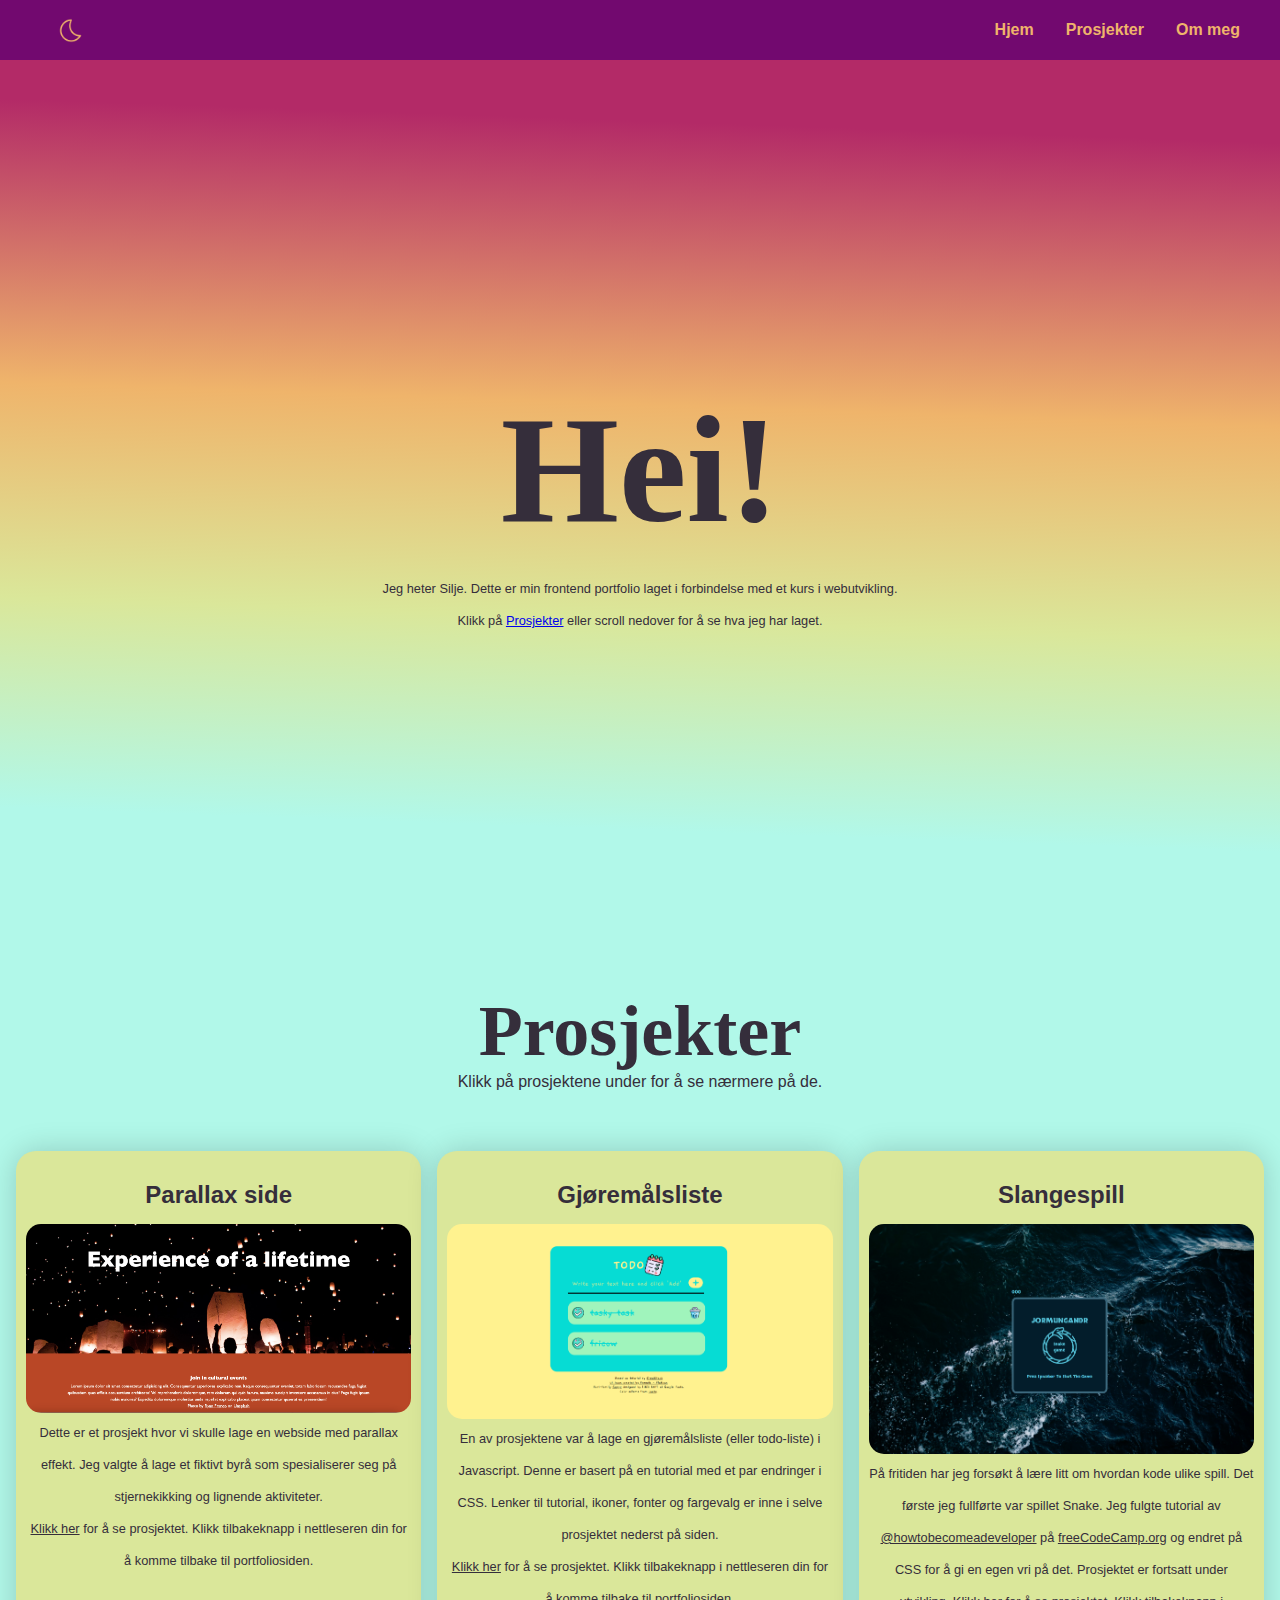
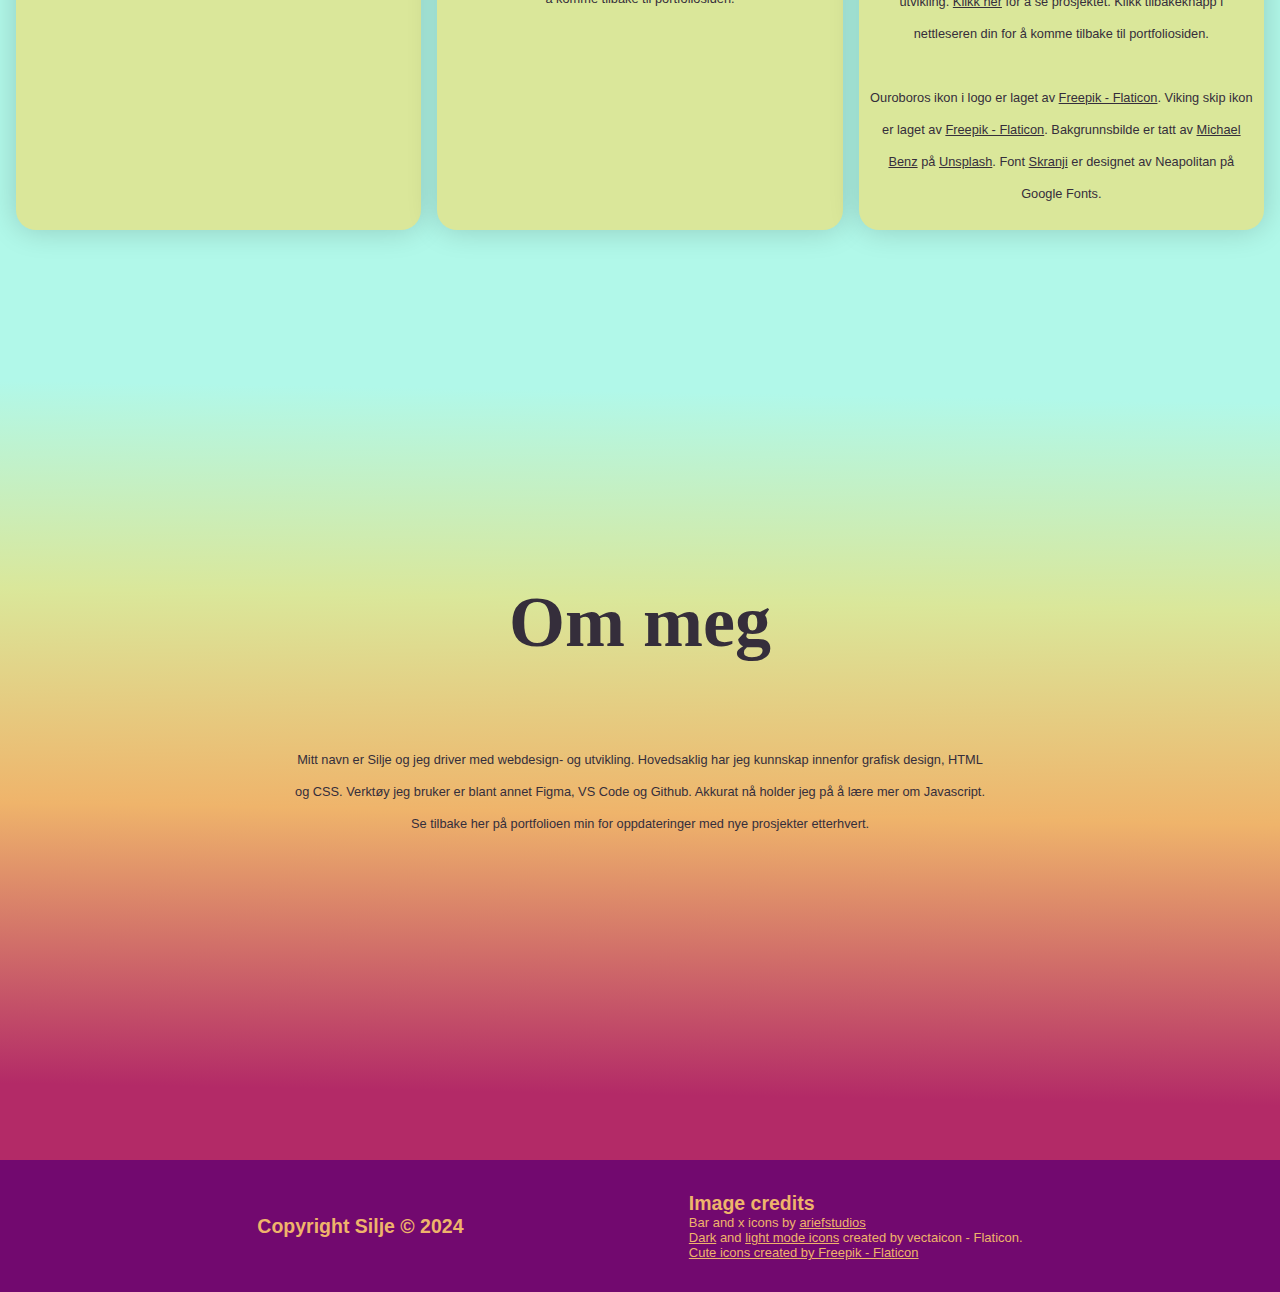
<file: index.html>
<!DOCTYPE html>
<html lang="en">
<head>
    <meta charset="UTF-8">
    <meta name="viewport" content="width=device-width, initial-scale=1.0">
    <title>Portfolio frontend- Silje</title>
    <link rel="stylesheet" href="styles.css">
    <link rel="stylesheet" href="colors.css">
    <script src="script.js" defer></script>
</head>
<body class="light">
    <div>
    <header class="headerlight">
        <div class="navbar">
            <!-- <div class="logo"><a href="#">Portfolio</a></div> -->
            <button id="toggleButton" class="buttonlight">
                <!--- <img id="buttonImage" src="images/night-mode.png" alt="button-png" /> -->
             </button>
            <ul class="links">
                <li><a href="#hero">Hjem</a></li>
                <li><a href="#projects">Prosjekter</a></li>
                <li><a href="#about">Om meg</a></li>
            </ul>
           <!-- <div class="toggle_btn">
                <img src="images/menuw.png" alt="menubar" id="hamburger">
            </div> -->
            <button id="toggle_btn" class="burgerlight"></button>
        </div>

        <div class="dropdown_menu">
            <li><a href="#hero">Hjem</a></li>
                <li><a href="#projects">Prosjekter</a></li>
                <li><a href="#about">Om meg</a></li>
        </div>
    </header>
    <main>
        <section id="hero" class="herolight">
            <h1 class="hei">Hei!</h1>
            <p>Jeg heter Silje. Dette er min frontend portfolio laget i forbindelse med et kurs i webutvikling.<br/> Klikk på <a href="#projects">Prosjekter</a> eller scroll nedover for å se hva jeg har laget.</p>
        </section>

        <section id="projects" class="projectslight">
            <div>
            <h1>Prosjekter</h1>
            <p>Klikk på prosjektene under for å se nærmere på de.</p>
             </div>
            <div id="cards" class="cardslight">
                <div id="card1" class="card cardlight">
                    <div class="details detailslight">
                        <h3 class="h3light">Parallax side</h3>
                    <img src="images/parallaxthumb.png" alt="screenshot of parallaxsite" class="card-img" />
                    <p>Dette er et prosjekt hvor vi skulle lage en webside med parallax effekt. Jeg valgte å lage et fiktivt byrå som spesialiserer seg på stjernekikking og lignende aktiviteter. 
                        <br><a href="parallax/parallax.html">Klikk her</a> for å se prosjektet. Klikk tilbakeknapp i nettleseren din for å komme tilbake til portfoliosiden.</p>
                    </div>
                </div>
                <div id="card2" class="card cardlight">
        
                    <div class="details detailslight">
                        <h3 class="h3light">Gjøremålsliste</h3>
                        <img src="images/todo-thumb.png" alt="screenshot of todolist" class="card-img" />
                    <p>En av prosjektene var å lage en gjøremålsliste (eller todo-liste) i Javascript. Denne er basert på en tutorial med et par endringer i CSS. Lenker til tutorial, ikoner, fonter og fargevalg er inne i selve prosjektet nederst på siden. 
                        <br> <a href="todolist/todolist.html">Klikk her</a> for å se prosjektet. Klikk tilbakeknapp i nettleseren din for å komme tilbake til portfoliosiden.</p>
                    </div>
                    
                </div>
                <div id="card3" class="card cardlight">
                    <div class="details detailslight">
                        <h3 class="h3light">Slangespill</h3>
                        <img src="images/snake-thumb.png" alt="screenshot of snakegame" class="card-img" />
                    <p class="plight">På fritiden har jeg forsøkt å lære litt om hvordan kode ulike spill. Det første jeg fullførte var spillet Snake. Jeg fulgte tutorial av <a href="https://www.youtube.com/channel/UCkXqOdpo5ul8BosGBFlDgmw">@howtobecomeadeveloper</a> på <a href="https://youtu.be/uyhzCBEGaBY?si=kbdx420epg9KgAok">freeCodeCamp.org</a> og endret på CSS for å gi en egen vri på det. Prosjektet er fortsatt under utvikling. <a href="snake/snake.html">Klikk her</a> for å se prosjektet. Klikk tilbakeknapp i nettleseren din for å komme tilbake til portfoliosiden.</p>
                       <p> <br>Ouroboros ikon i logo er laget av <a href="https://www.flaticon.com/free-icons/ouroboros" title="ouroboros icons">Freepik - Flaticon</a>. Viking skip ikon er laget av <a href="https://www.flaticon.com/free-icons/vessel" title="vessel icons">Freepik - Flaticon</a>. Bakgrunnsbilde er tatt av <a href="https://unsplash.com/@michaelbenz?utm_content=creditCopyText&utm_medium=referral&utm_source=unsplash">Michael Benz</a> på <a href="https://unsplash.com/photos/high-angle-photo-of-sea-with-waves-IgWNxx7paz4?utm_content=creditCopyText&utm_medium=referral&utm_source=unsplash">Unsplash</a>.
                        Font <a href="https://fonts.google.com/specimen/Skranji">Skranji</a> er designet av Neapolitan på Google Fonts.</p>
                    </div>
                      
                </div>
             </div>
        </section>

        <section id="about" class="aboutlight">
            <h1>Om meg</h1>
            <p>Mitt navn er Silje og jeg driver med webdesign- og utvikling. Hovedsaklig har jeg kunnskap innenfor grafisk design, HTML og CSS. Verktøy jeg bruker er blant annet Figma, VS Code og Github. Akkurat nå holder jeg på å lære mer om Javascript. Se tilbake her på portfolioen min for oppdateringer med nye prosjekter etterhvert.</p>
        </section>
    </main>
    <footer class="footerlight">
        <div>
        <h2>Copyright Silje &copy 2024</h2>
    </div>
    <div>
        <h2>Image credits</h2>
        <p>Bar and x icons by <a href="https://www.flaticon.com/authors/ariefstudio">ariefstudios</a> </p>
        <p><a href="https://www.flaticon.com/free-icons/dark-mode" title="dark mode icons">Dark</a> and <a href="https://www.flaticon.com/free-icons/light-mode" title="light mode icons">light mode icons</a> created by vectaicon - Flaticon.</p>
        <p><a href="https://www.flaticon.com/free-icons/cute" title="cute icons">Cute icons created by Freepik - Flaticon</a></p>
    </div>
    </footer>
    </div>
</body>
</html>





<!-- Fikse på i fremtiden
* Gjøre portfolio og prosjektene responsiv for å kunne ses skikkelig på mobiltelefon.
    * Portfolioside: Overflow sidelengs og at prosjektkortene overlapper mot about-siden.
    * Parallaxside: Overflow sidelengs og for store overskrifter på mobiltelefon.
    * Todolist må fikses i størrelse responsivt, men fungerer.
    * Snake må fikse funksjonalitet og størrelse på mobil.
* Lage finere prosjektkort med en button for å trykke inn på prosjektene.
* Fikse så kortene har darkmode-versjon.
* Fikse på oppsett til forside og om meg side, inkludert muligens bilde/animasjon.
* Velge andre fonter.
* Legge til i JS for darkmode å lagre preferansen med localstorage.
* Det som jeg har skrevet inne på Todo-list og Snake-prosjektene.
* Fikse slik at fargen på burger og close skifter farge når menyen er åpnet (Se over JS-koden).
* Fikse at darkmodeknappen ikke endrer seg til sol lenger??

 -->
</file>
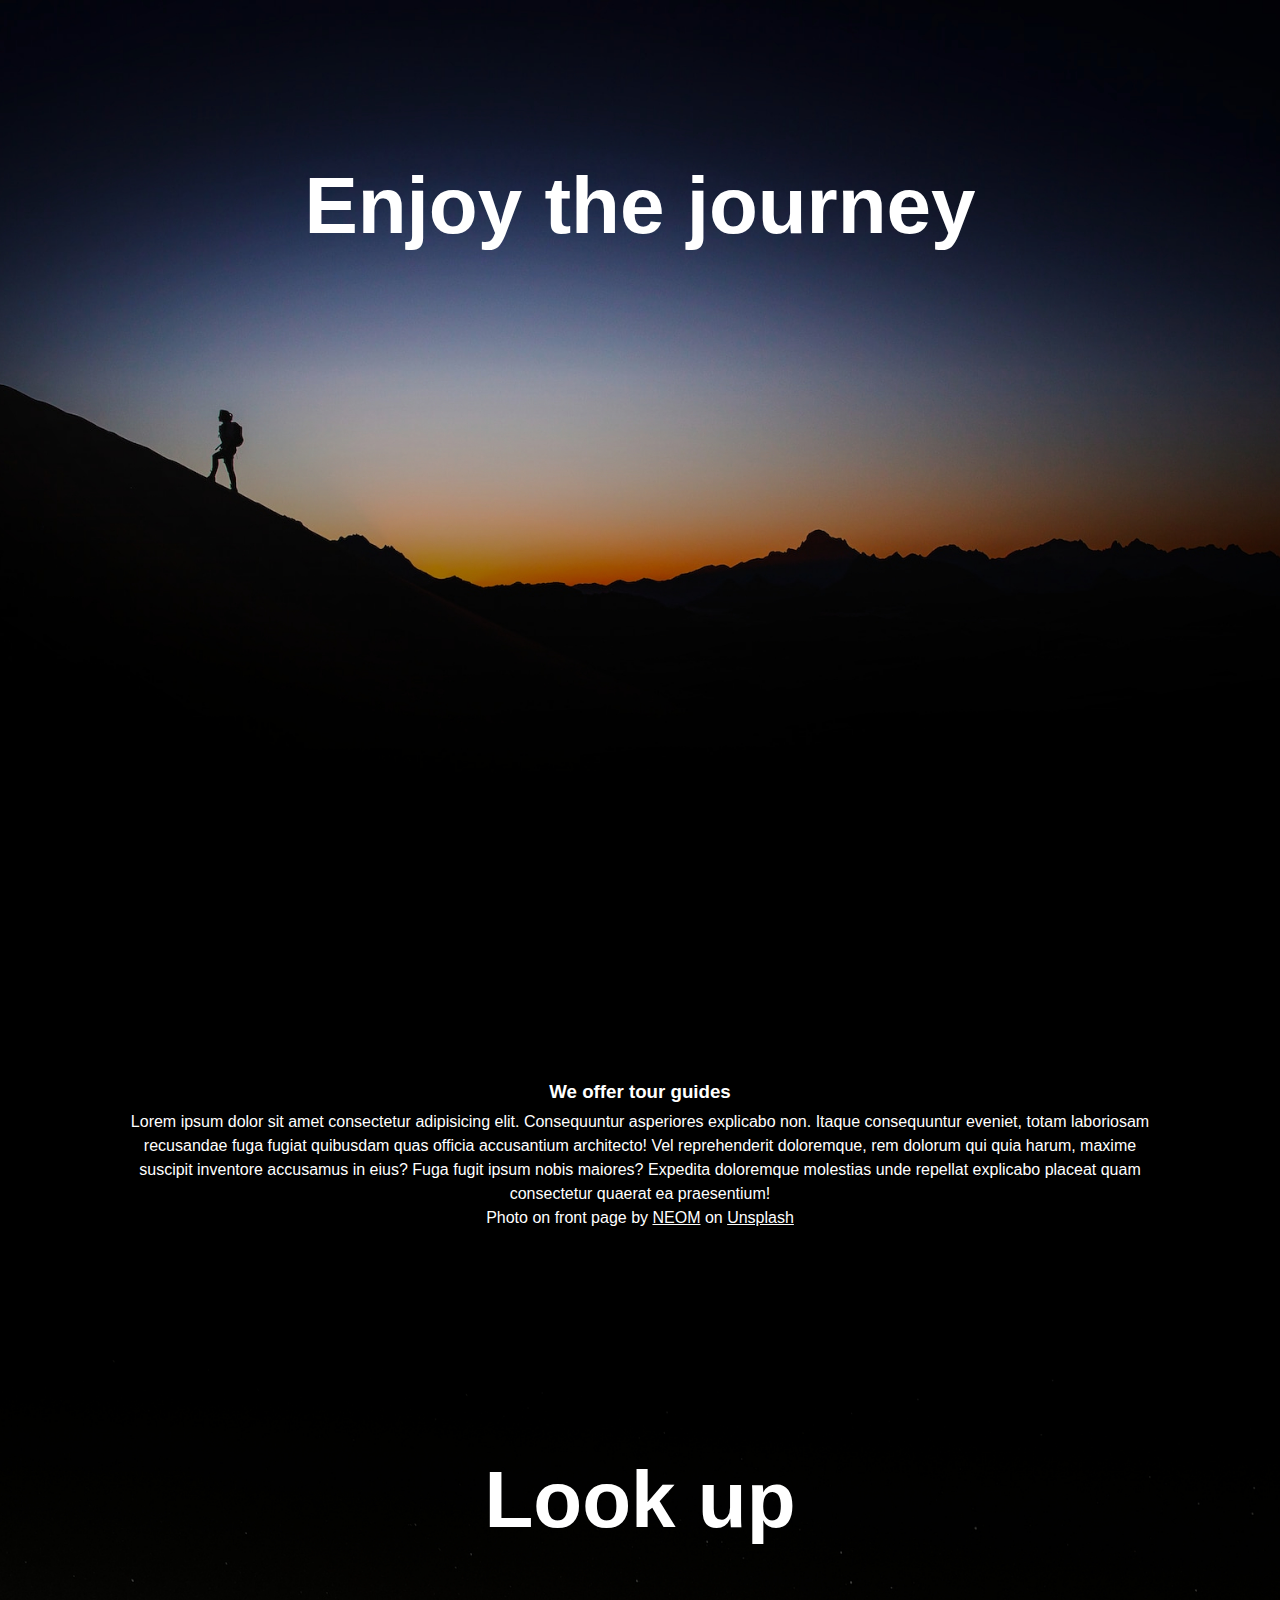
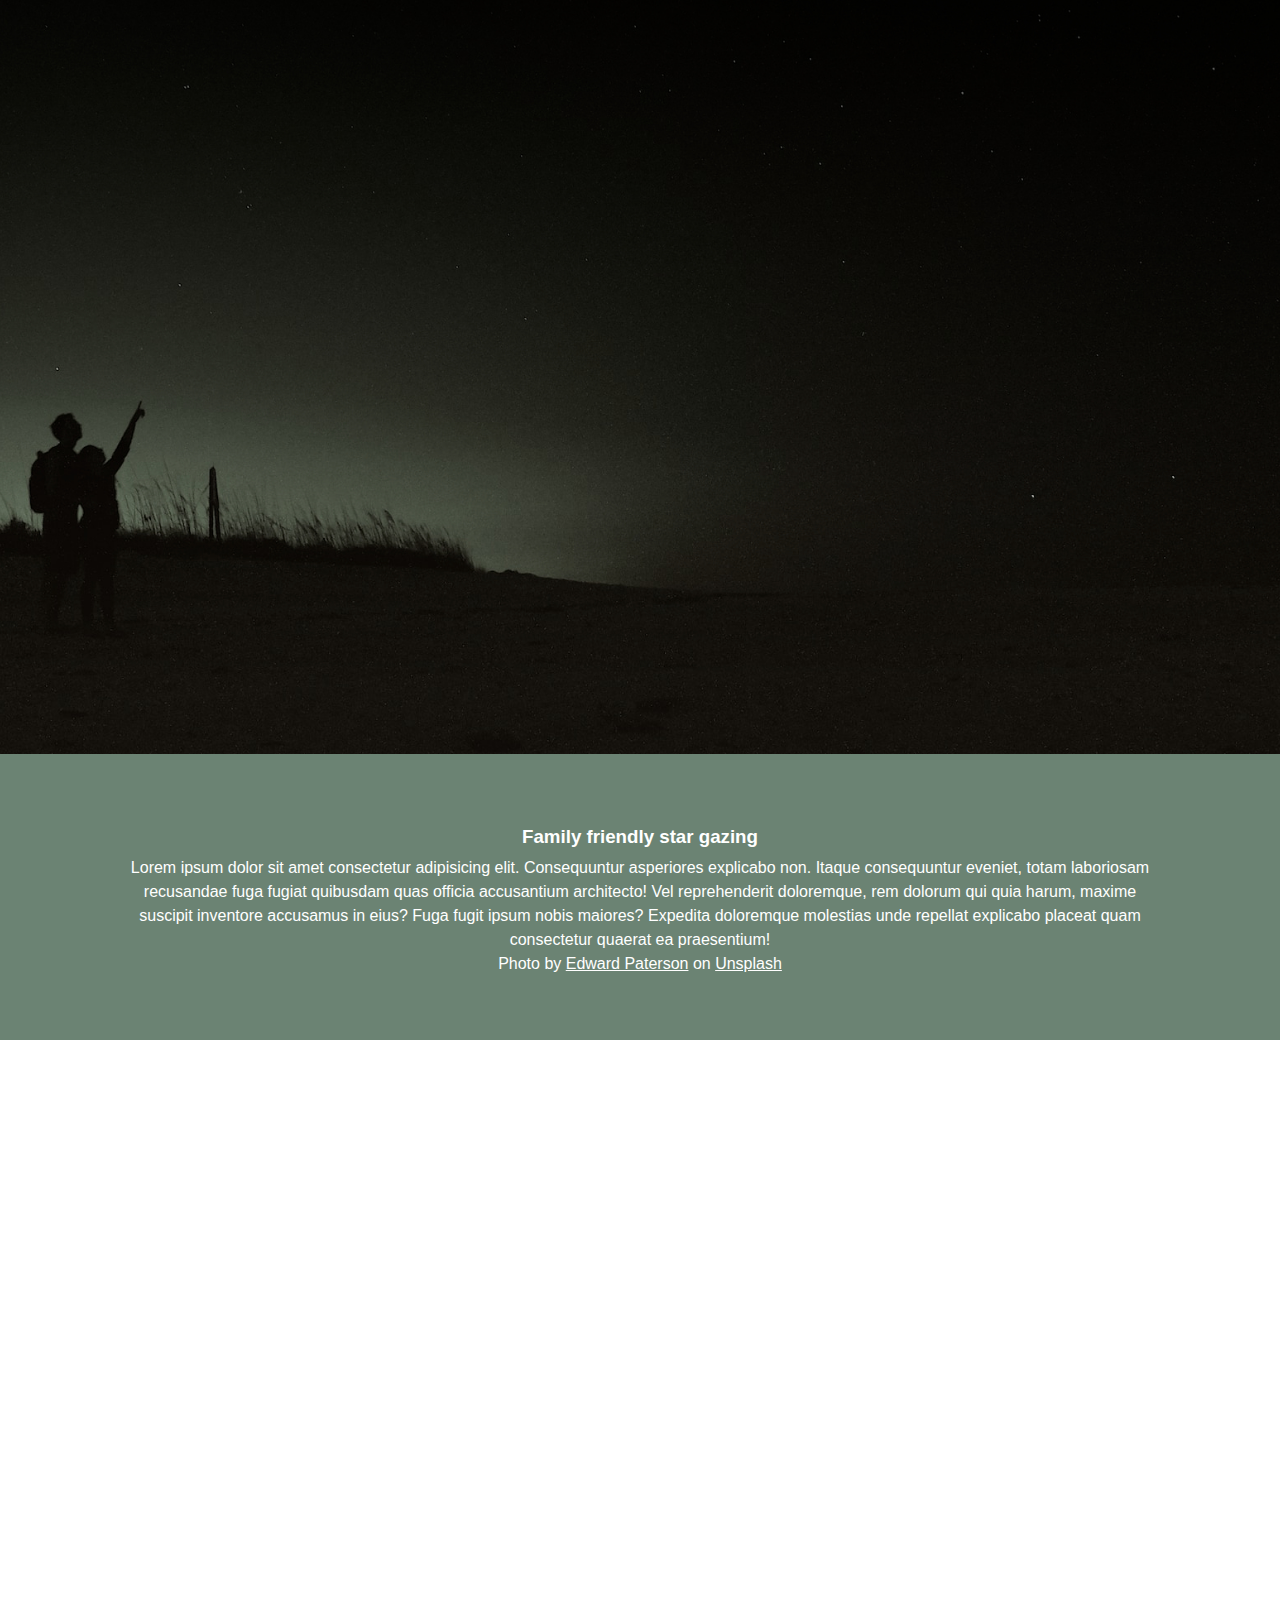
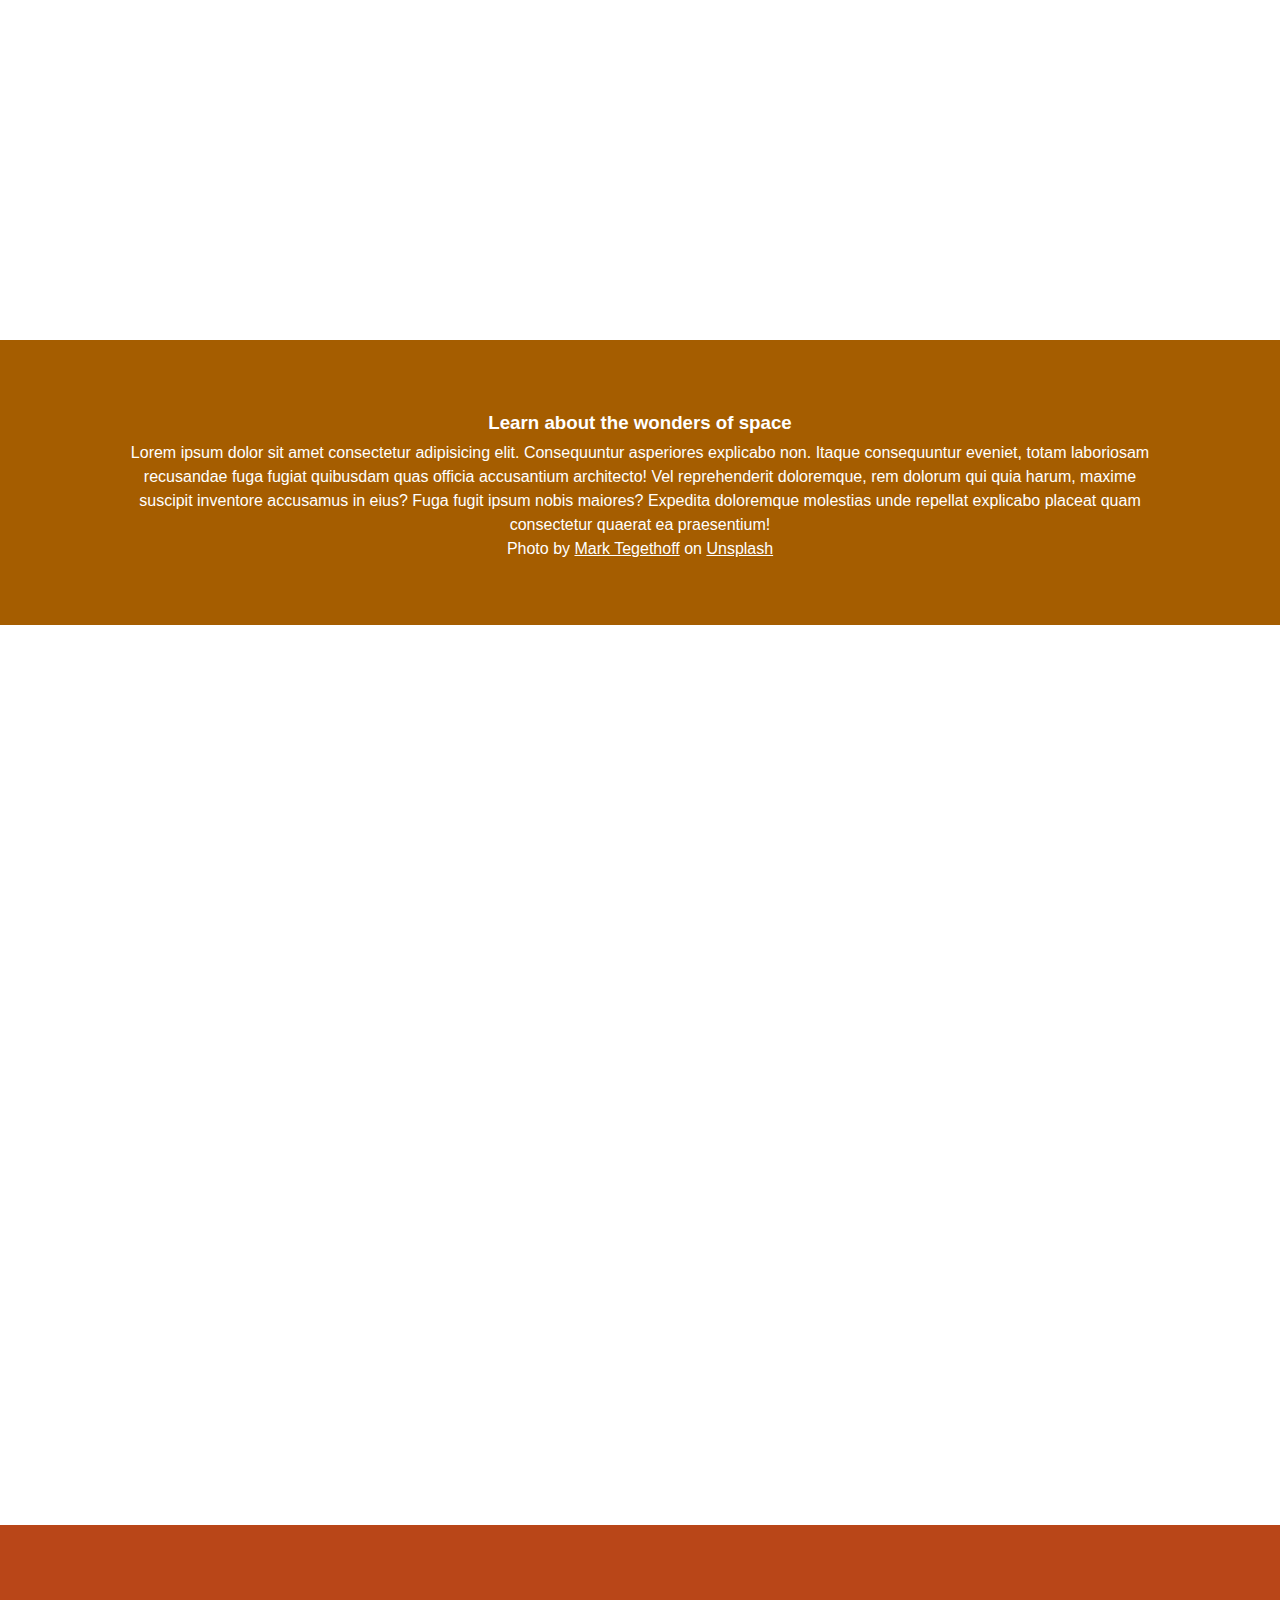
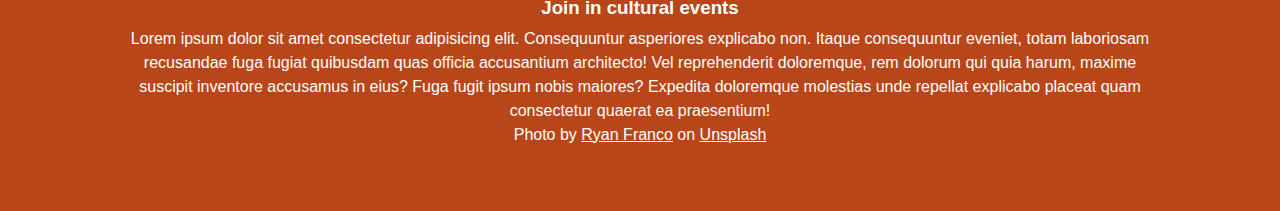
<file: parallax/parallax.html>
<!DOCTYPE html>
<html lang="en">
<head>
    <meta charset="UTF-8">
    <meta name="viewport" content="width=device-width, initial-scale=1.0">
    <title>Parallax nettside</title>
    <link rel="stylesheet" href="parallax.css">
</head>
<body>
    
    <section id="mountain-bg" class="fullscreen">
        <h2>Enjoy the journey</h2>
    </section>

    <section class="content">
        <h3>We offer tour guides</h3>
        <p>Lorem ipsum dolor sit amet consectetur adipisicing elit. Consequuntur asperiores explicabo non. Itaque consequuntur eveniet, totam laboriosam recusandae fuga fugiat quibusdam quas officia accusantium architecto! Vel reprehenderit doloremque, rem dolorum qui quia harum, maxime suscipit inventore accusamus in eius? Fuga fugit ipsum nobis maiores? Expedita doloremque molestias unde repellat explicabo placeat quam consectetur quaerat ea praesentium!</p>

        <p>Photo on front page by <a href="https://unsplash.com/@neom?utm_content=creditCopyText&utm_medium=referral&utm_source=unsplash">NEOM</a> on <a href="https://unsplash.com/photos/a-person-standing-on-top-of-a-mountain-at-sunset-uqAUg1zvMXQ?utm_content=creditCopyText&utm_medium=referral&utm_source=unsplash">Unsplash</a>
        </p>
    </section>

    <section id="look-bg" class="fullscreen">
        <h2>Look up</h2>
    </section>

    <section class="content-2">
        <h3>Family friendly star gazing</h3>
        <p>Lorem ipsum dolor sit amet consectetur adipisicing elit. Consequuntur asperiores explicabo non. Itaque consequuntur eveniet, totam laboriosam recusandae fuga fugiat quibusdam quas officia accusantium architecto! Vel reprehenderit doloremque, rem dolorum qui quia harum, maxime suscipit inventore accusamus in eius? Fuga fugit ipsum nobis maiores? Expedita doloremque molestias unde repellat explicabo placeat quam consectetur quaerat ea praesentium!</p>

        <p>Photo by <a href="https://unsplash.com/@suh5pence?utm_content=creditCopyText&utm_medium=referral&utm_source=unsplash">Edward Paterson</a> on <a href="https://unsplash.com/photos/silhouette-of-two-people-looking-at-stars-TiNzfp8-vA4?utm_content=creditCopyText&utm_medium=referral&utm_source=unsplash">Unsplash</a>
        </p>
    </section>
    <section id="moon-bg" class="fullscreen parallax">
        <h2>Be an astronomer</h2>
    </section>

    <section class="content-3">
        <h3>Learn about the wonders of space</h3>
        <p>Lorem ipsum dolor sit amet consectetur adipisicing elit. Consequuntur asperiores explicabo non. Itaque consequuntur eveniet, totam laboriosam recusandae fuga fugiat quibusdam quas officia accusantium architecto! Vel reprehenderit doloremque, rem dolorum qui quia harum, maxime suscipit inventore accusamus in eius? Fuga fugit ipsum nobis maiores? Expedita doloremque molestias unde repellat explicabo placeat quam consectetur quaerat ea praesentium!</p>

        <p>Photo by <a href="https://unsplash.com/@tegethoff?utm_content=creditCopyText&utm_medium=referral&utm_source=unsplash">Mark Tegethoff</a> on <a href="https://unsplash.com/photos/total-lunar-eclipse-NbgQfUvKFE0?utm_content=creditCopyText&utm_medium=referral&utm_source=unsplash">Unsplash</a>
        </p>
    </section>

    <section id="lantern-bg" class="fullscreen parallax">
        <h2>Experience of a lifetime</h2>
    </section>

    <section class="content-4">
        <h3>Join in cultural events</h3>
        <p>Lorem ipsum dolor sit amet consectetur adipisicing elit. Consequuntur asperiores explicabo non. Itaque consequuntur eveniet, totam laboriosam recusandae fuga fugiat quibusdam quas officia accusantium architecto! Vel reprehenderit doloremque, rem dolorum qui quia harum, maxime suscipit inventore accusamus in eius? Fuga fugit ipsum nobis maiores? Expedita doloremque molestias unde repellat explicabo placeat quam consectetur quaerat ea praesentium!</p>

        <p>Photo by <a href="https://unsplash.com/@weekendw0rrier?utm_content=creditCopyText&utm_medium=referral&utm_source=unsplash">Ryan Franco</a> on <a href="https://unsplash.com/photos/group-of-people-holding-lanterns-tNqBjuUzF9U?utm_content=creditCopyText&utm_medium=referral&utm_source=unsplash">Unsplash</a>
  
        </p>
    </section>
</body>
</html>
</file>
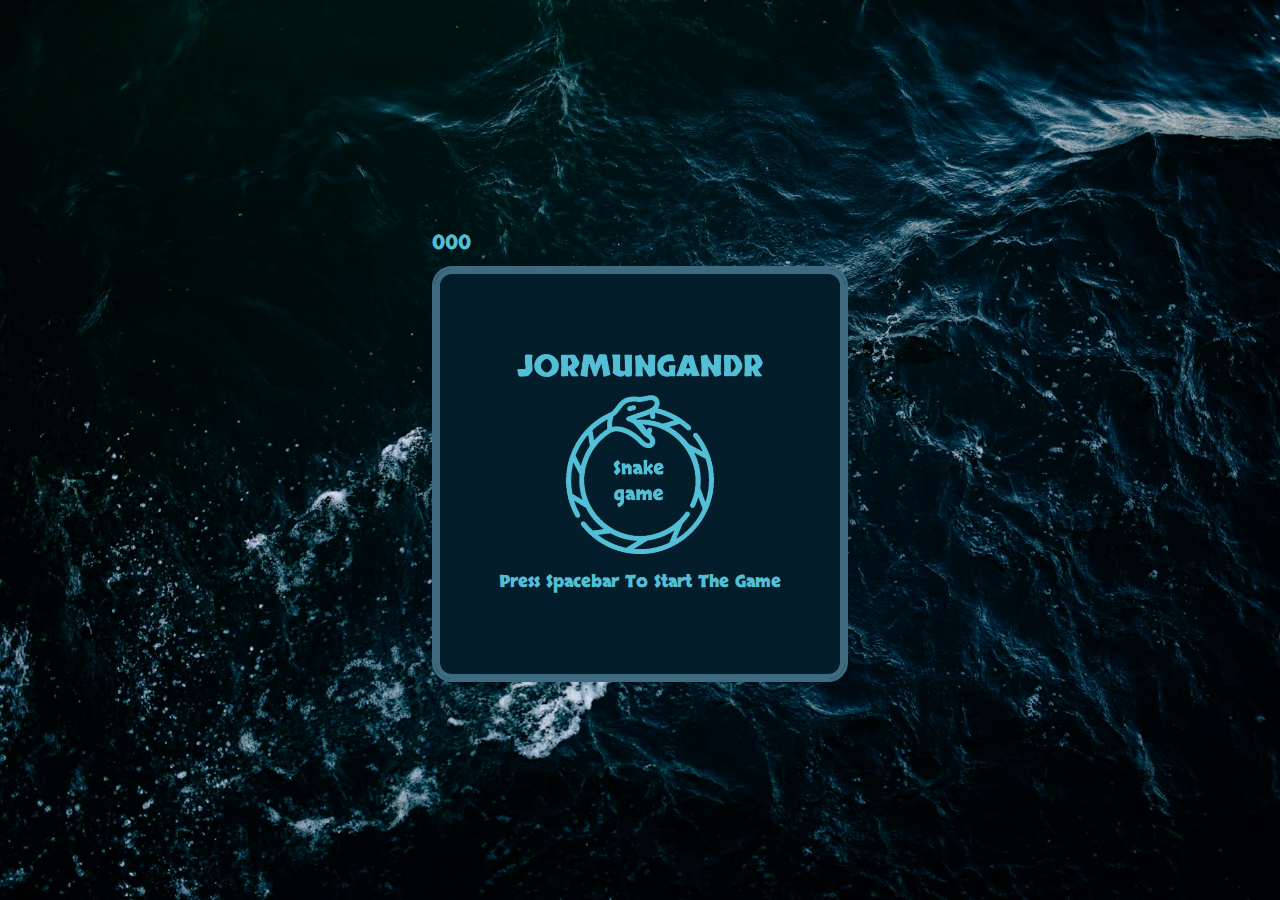
<file: snake/snake.html>
<!DOCTYPE html>
<html lang="en">
<head>
    <meta charset="UTF-8">
    <meta name="viewport" content="width=device-width, initial-scale=1.0">
    <link rel="preconnect" href="https://fonts.googleapis.com">
<link rel="preconnect" href="https://fonts.gstatic.com" crossorigin>
<link href="https://fonts.googleapis.com/css2?family=VT323&display=swap" rel="stylesheet">
    <title>Snake Game</title>
    <link rel="stylesheet" href="snake.css">
    <link rel="preconnect" href="https://fonts.googleapis.com">
<link rel="preconnect" href="https://fonts.gstatic.com" crossorigin>
<link href="https://fonts.googleapis.com/css2?family=Skranji:wght@700&display=swap" rel="stylesheet">
    <script defer src="snake.js"></script>
</head>
<body>
    <div>
        <div class="scores">
            <h1 id="score">000</h1>
            <h1 id="highScore">000</h1>
        </div>
        <!-- <div class="game-border-1"> -->
            <!-- <div class="game-border-2"> -->
            <div class="game-border-3">
                <div id="game-board"></div>
                </div>
            <!-- </div> -->
        <!-- </div> -->
    </div>
    <h1 id="instruction-text">Press spacebar to start the game</h1>
    <img id="logo" src="/snake/snake/snake-logo.png" alt="snake-logo" />
   
</body>
</html>

<!-- Ting å kanskje endre/legge til i fremtiden:
* Gjøre at slangen ikke kan gå tilbake på seg selv.
* Gjøre at foodelement ikke kan genereres på slangen eller utenfor game-board (sistnevnte kan være fordi jeg byttet ut en kvadrat med et lengre bilde).
* Gjøre at slangen ikke kan gå igjennom siden på foodelement uten å spise det.
* Gjøre at spillet kan brukes på mobil og ikke bare desktop/PC.
* Lage hode/øyne til slangen.
* Legge til en "game over" bilde når en taper.
* Lage en highscore tavle hvor en kan legge til navn.
* Legge til lydeffekter/musikk.
-->
</file>
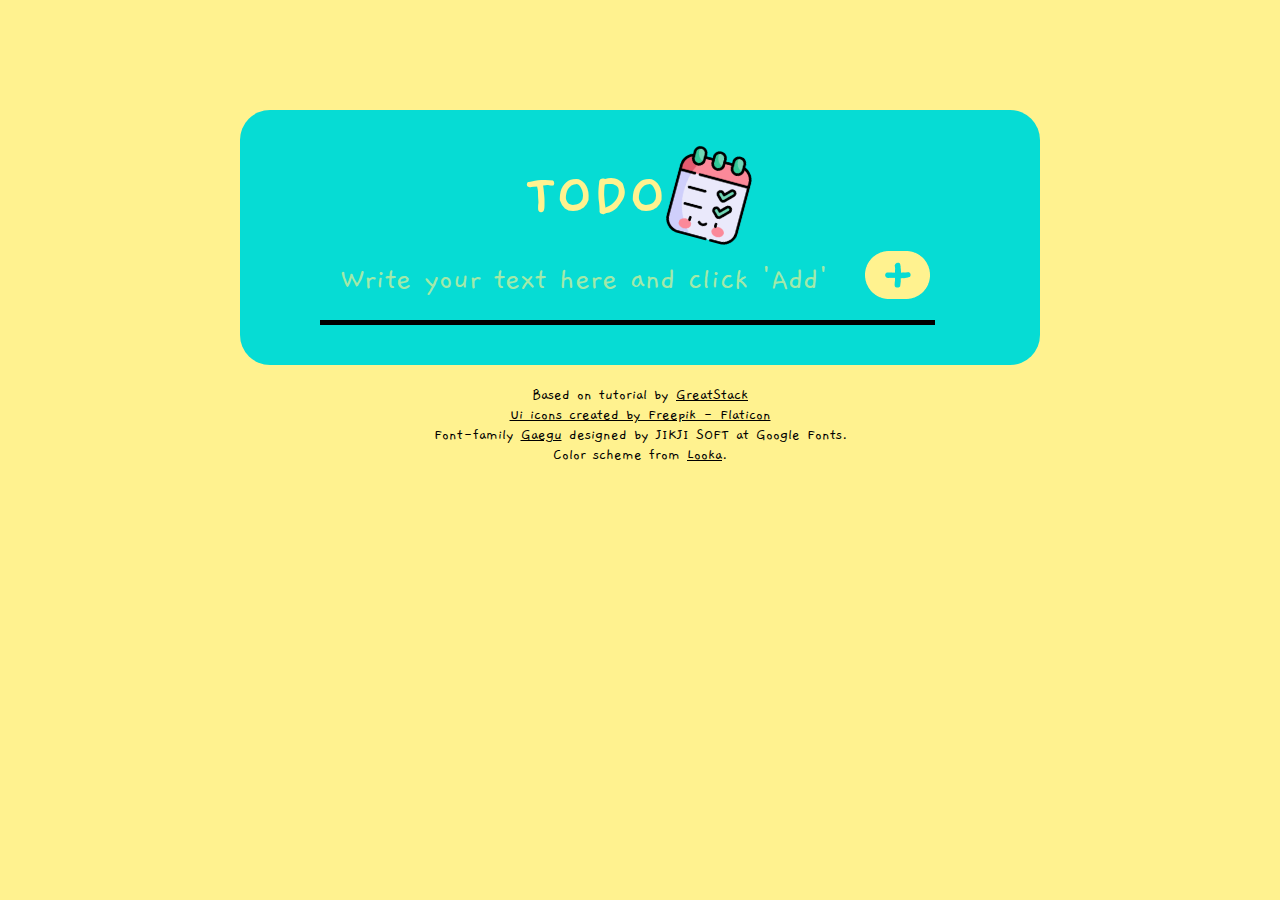
<file: todolist/todolist.html>
<!DOCTYPE html>
<html lang="en">
<head>
    <meta charset="UTF-8">
    <meta name="viewport" content="width=device-width, initial-scale=1.0">
    <title>To do list app</title>
    <link rel="stylesheet" href="todolist.css">
    <link rel="preconnect" href="https://fonts.googleapis.com">
<link rel="preconnect" href="https://fonts.gstatic.com" crossorigin>
<link href="https://fonts.googleapis.com/css2?family=Baloo+Bhaijaan+2&family=Gaegu:wght@700&display=swap" rel="stylesheet">
    <script src="todolist.js" defer></script>
</head>
<body>
    <div class="container">
        <div class="todo-app">
                <h2>TODO <img src="todolist/icon.png" alt="todolisticon" id="todoicon"></h2>
            <div class="row">
                <input type="text" id="input-box" placeholder="Write your text here and click 'Add'">
                <button onclick="addTask()"><img src="todolist/addbutton.png" alt="addbutton"" /></button>
            </div>
            <ul id="list-container">
                <!-- <li class="checked">Task 1</li>
                <li>Task 2</li>
                <li>Task 3</li> -->
             <div id="x"></div> 
            </ul>
        </div>
        <p>Based on tutorial by <a href="https://youtu.be/G0jO8kUrg-I?si=6jPkkp5n1sX3eKFm">GreatStack</a></p>
        <p><a href="https://www.flaticon.com/free-icons/ui" title="ui icons">Ui icons created by Freepik - Flaticon</a></p>
        <p>Font-family <a href="https://fonts.google.com/specimen/Gaegu?query=gaegu">Gaegu</a> designed by JIKJI SOFT at Google Fonts.</p>
        <p>Color scheme from <a href="https://looka.com/blog/neon-color-palettes/">Looka</a>.</p>
    </div>
    <footer></footer>
</body>
</html>



<!--  Noe eg kanskje vil se på å få til i fremtiden:


1. Javascript: Prøvde å få til å legge til ting i li ved å trykke enter i tillegg til klikke på knapp
Kode eg forsøkte, men ikke fungerte:
//button.addEventListener("keydown", function (addTask) {
//    console.log("button is entered!");
//  });

2. Javascript: Prøvde å legge til et ikon for redigering og en funksjon for å redigere elementene i listen, men var for mange problemer med koden til at jeg rakk å fikse for denne gang. 

3. CSS: Forsøkte å få iconet i overskriften til å være overlappende med den blå containeren, men fikk ikke til å gjøre det på en måte som var responsivt. -->
</file>
<file: styles.css>
* {
    margin: 0;
    padding: 0;
    box-sizing: border-box;
    font-family: 'Open Sans', sans-serif;
    scroll-behavior: smooth;
}

/* Light mode on body */
.light {
    background-color: var(--light-background);
    color: #000000;
}

/* Dark mode on body */
.dark {
    background-color: var(--dark-background);
    color: white;
}

section {
    min-height: 100svh;
    padding-left: 1rem;
    padding-right: 1rem;
    height: calc(100svh - 60px);
    display: flex;
    flex-direction: column;
    align-items: center;
    justify-content: center;
    text-align: center;
    color: var(--dark-nav-text);
}

section > p {
    font-size: 0.8rem;
    line-height: 2rem;
    font-weight: 400;
} 

h1 {
    font-family: 'Lilita One';
    font-size: 4.5rem;
}

/*HEADER*/

/* Header light mode */
.headerlight {
        background-color: var(--light-nav-footer);
        color: var(--light-nav-text);
        margin: 0;
        padding: 0 2rem;
        position: sticky;
        top: 0;
}

.headerlight a {
    color: var(--light-nav-text);
}

.headerlight a:visited {
    color: var(--light-nav-text);
}

/* Header dark mode */
.headerdark {
    background-color: #030300;
    color: var(--dark-nav-text);
}

.headerdark a:visited {
    color: var(--dark-nav-text);
}

.navbar {
    width: 100%;
    height: 60px;
    max-width: 1200px;
    margin: 0 auto;
    display: flex;
    align-items: center;
    justify-content: space-between;
}

.navbar .logo a {
    font-size: 1.5rem;
    font-weight: bold;
}

.navbar .links {
    display: flex;
    gap: 2rem;
}

.navbar ul {
    justify-content: center;
}

li {
    list-style: none;
}

header a {
    text-decoration: none;
    font-size: 1rem;
    font-weight: bold;
}

header a:hover {
    text-decoration: underline;
    text-decoration-thickness: 0.3rem;
}


/* Button for dark light mode */

#toggleButton {
    background-size:contain;
    background-repeat: no-repeat;
    height: 25px;
    width: 25px;
    background-position: center;
    border: none;
    cursor: pointer;
    background-color: transparent!Important;
    padding-right: 60px;
}

#toggleButton:hover {
    transform: scale(1.2);
}

/* Button image that appears when in light mode */
.buttonlight {
    background-image: url(images/dark-mode.png);
}

/* Button image that appears when in dark mode */
.buttondark {
    background-image: url(images/light-mode.png);
}

/* Button for drop down menu */

#toggle_btn {
    background-size: contain;
    background-repeat: no-repeat;
    background-position: center;
    border: none;
    background-color: transparent!Important;
    height: 25px;
    width: 25px;
    cursor: pointer;
    display: none;
}

.burgerlight {
    background-image: url(images/menulight.png);
}

.burgerdark {
    background-image: url(images/menudark.png);
}

.closelight {
    background-image: url(images/closelight.png);
}

.closedark {
    background-image: url(images/closedark.png);
}


/* DROPDOWN MENU */
.dropdown_menu {
    display: none;
    position: absolute;
    right: 2rem;
    top: 60px;
    height: 0px;
    width: 300px;
    background: rgba(75, 49, 90, 0.7);
    backdrop-filter: blur(15px);
    overflow: hidden;
    transition: height 0.2s cubic-bezier(0.175, 0.885, 0.32, 1.275); 
}

.dropdown_menu.open {
    height: 150px;
}

.dropdown_menu li {
    padding: 0.7rem;
    display: flex;
    align-items: center;
    justify-content: center;
}

.dropdown_menu .action_btn {
    width: 100%;
    display: flex;
    justify-content: center;
}

/* HERO */

.herolight {
    background: linear-gradient(182deg, #B32A67 8.81%, #EFB46B 38.83%, #DAE79A 61.59%, #B1F8E9 83.87%);
    color: var(--blacktext);
}

.herodark {
    background: linear-gradient(180deg, #1C0C19 1.71%, #261825 33.96%, #3F303D 66.22%, #4F414E 98.48%);
    color: var(--dark-nav-text);
}

.hei {
    font-family: 'Lilita One';
    font-size: 9.5rem;
    padding: 0;
    margin: 0;
    margin-bottom: 1rem;
}

.hei:hover {
    cursor: url(images/cat2.png), auto;
    transform: scale(1.5);
   text-shadow: 5px 5px 20px white;
}


/* PROSJEKTER */

section#projects {
    display:grid;
    place-items: center center;
    padding-top: 0;
    max-height: 100svh;
}

.projectslight {
    background-color: var(--light-background);
    color: var(--blacktext);
}

.projectsdark {
    background-color: var(--dark-background);
    color: var(--dark-nav-text);
}

.cardslight {
    display: grid;
    grid-template-columns: repeat(auto-fit, minmax(250px, 1fr));
    padding-top: 0;
    grid-gap: 1rem;
}

.card {
    border-radius: 20px;
    box-shadow: 0 0 30px rgba(0,0,0, 0.18);
}

.cardlight {
    background-color: var(--cardslightcolor);
    color: var(--blacktext);
}

.carddark {
    background-color: var(--dark-nav-text);
    color: var(--dark-nav-text);
}

.card-img {
    width:100%;
    height: 100%;
    object-fit: cover;
    border-radius: 15px;
}

.details {
    padding: 20px 10px;
}

.details>h3 {
    font-weight: 600;
    font-size: 1.5rem;
    margin: 10px 0 15px 0;
}

.detailslight {
    color: var(--blacktext);
}

.detailslight a {
    color: var(--blacktext);
}

.detailslight a:visited {
    color: var(--blacktext);
}

.detailsdark {
    color: var(--dark-nav-text);
}

.detailsdark a {
    color: var(--dark-nav-text);
}

.detailsdark a:visited {
    color: var(--dark-nav-text);
}

.details>p {
    font-size: 0.8rem;
    line-height: 2rem;
    font-weight: 400;
}


/* OM MEG */

.aboutlight {
    background: linear-gradient(1deg, #B32A67 8.31%, #EFB46B 38.8%, #DAE79A 61.92%, #B1F8E9 84.54%);
    color: var(--blacktext);;
}

.aboutdark {
    background: linear-gradient(359deg, #1C0C19 0.54%, #261825 33.49%, #3F303D 66.43%, #4F414E 99.37%);
    color:var(--dark-nav-text);
}

#about > p {
    min-width: 200px;
    max-width: 700px;
    padding-top: 5rem;
}

/* FOOTER */

footer {
        display: flex;
        flex-direction: row;
        justify-content: space-evenly;
        align-items: center;
        margin: 0;
        padding: 2rem 2rem;
        font-size: small;
}

.footerlight {
    background-color: var(--light-nav-footer);
    color: var(--light-nav-text);
}

.footerlight a {
    color: var(--light-nav-text);
}

.footerlight a:visited {
    color: var(--light-nav-text);
}

.footerdark {
    background-color: var(--dark-nav-footer);
    color: var(--dark-nav-text);
}

.footerdark a {
    color: var(--dark-nav-text);
}

.footerdark a:visited {
    color: var(--dark-nav-text);
}


/* RESPONSIVE DESIGN */

@media(max-width: 992px) {
    .navbar .links,
    .navbar .action_btn {
        display: none;
    }

    #toggle_btn {
        display: block;
    }
    .dropdown_menu {
        display: block;
    }

    section#projects {
        margin-bottom: 1050px;
    } 
}

@media(max-width: 576px) {
    .dropdown_menu {
        left: 2rem;
        width: unset;
    }
}
</file>
<file: colors.css>
:root {
    --light-nav-footer: #72096F;
    --light-nav-text: #EFB46B;
    --light-background: #B1F8E9;
    --dark-nav-footer: #211A22;
    --dark-nav-text: #A8A7B0;
    --dark-background: #4F414E;
    --blacktext: #352e3b;
    --cardslightcolor: #DAE79A;
}
</file>
<file: parallax/parallax.css>
* {
    margin: 0;
}

.fullscreen {
    height: 100vh;
    width: 100vw;
}

@media screen and (min-width: 320px) {
    
    #mountain-bg {
        background-image: url(parallax/mountain.jpg);
        background-attachment: scroll;
        background-position: left top;
        background-size: cover;
        background-repeat: no-repeat;
        display: flex;
        justify-content: center;
        align-items:baseline;
        padding-top: 10em;  
    }
    #look-bg {
        background-image: url(parallax/look.jpg);
        background-attachment: scroll;
        background-position: left top;
        background-size: cover;
        background-repeat: no-repeat;
        display: flex;
        justify-content: center;
        align-items:baseline;
        padding-top: 10em;  
    }
}

.parallax {
    background-attachment: fixed;
    background-position: center;
    background-size: cover;
    background-repeat: no-repeat;
    display: flex;
    justify-content: center;
    align-items: center;
}

.content {
    padding-left: 10%;
    padding-right: 10%;
    padding-top: 1%;
    padding-bottom: 5%;
    text-align: center;
    background-color: black;
    color: white;
}

.content-2 {
    padding-left: 10%;
    padding-right: 10%;
    padding-top: 5%;
    padding-bottom: 5%;
    text-align: center;
    background-color: rgb(107, 131, 115);
    color: white;
}

.content-3 {
    padding-left: 10%;
    padding-right: 10%;
    padding-top: 5%;
    padding-bottom: 5%;
    text-align: center;
    background-color: rgb(165, 93, 0);
    color: white;
}

.content-4 {
    padding-left: 10%;
    padding-right: 10%;
    padding-top: 5%;
    padding-bottom: 5%;
    text-align: center;
    background-color: rgb(185, 70, 24);
    color: white;
}

#mountain-bg {
    background-image: url(parallax/mountain.jpg);
    background-attachment: scroll;
    background-position: center;
    background-size: cover;
    background-repeat: no-repeat;
    display: flex;
    justify-content: center;
    align-items:baseline;
    padding-top: 10em;
}

#mountain-bg > h2 {
    font-family: 'Gill Sans', 'Gill Sans MT', Calibri, 'Trebuchet MS', sans-serif;
    font-size: 5em;
}

#look-bg {
    background-image: url(parallax/look.jpg);
    background-attachment: scroll;
    background-position: center;
    background-size: cover;
    background-repeat: no-repeat;
    display: flex;
    justify-content: center;
    align-items:baseline;
    padding-top: 10em;
}

#moon-bg {
    background-image: url(parallax/moon.jpg);
}

#lantern-bg {
    background-image: url(parallax/lantern.jpg);
}

h2 {
    font-family: 'Gill Sans', 'Gill Sans MT', Calibri, 'Trebuchet MS', sans-serif;
    font-size: 5em;
    color: white;
}

h3 {
    font-family: 'Gill Sans', 'Gill Sans MT', Calibri, 'Trebuchet MS', sans-serif;
    line-height: 2.0;
}

p {
    font-family: 'Gill Sans', 'Gill Sans MT', Calibri, 'Trebuchet MS', sans-serif;
    line-height: 1.5;
}

a {
    color: white;
}

/*
#black-bg {
    background-color: black;
    color: white;

}
*/
</file>
<file: snake/snake.css>
body {
    display: flex;
    align-items: center;
    justify-content: center;
    height: 100vh;
    margin: 0;
    font-family: 'Skranji', system-ui;
    background-image: url(snake/michael-benz-unsplash.jpg);
    background-repeat: no-repeat;
    background-size: cover;
}

h1 {
    font-size: 17px;
}

.snake {
    background-color: #53BFD6;
}

#game-board {
    border-radius: 100px;
    display: grid;
    grid-template-columns: repeat(20, 20px);
    grid-template-rows: repeat(20, 20px);
    margin: 5px;
}

/* .game-border-1 {
    border: #595f43 solid 10px;
    border-radius: 30px;
    box-shadow: inset 0 0 0 10px #595f43;
}

.game-border-2 {
    border: #abb78a solid 8px;
    border-radius: 26px;
    box-shadow: inset 0 0 0 10px #abb78a;
} */

.game-border-3 {
    border: #3E6B80 solid 3px;
    border-radius: 20px;
    box-shadow: inset 0 0 0 5px #3E6B80;
}

#instruction-text {
    position: absolute;
    top: 60%;
    color: #53BFD6;
    width: 300px;
    text-align: center;
    text-transform: capitalize;
    padding: 30px;
    margin: 0;
}

.scores {
    display: flex;
    justify-content: space-between;
}

#score {
    color: #53BFD6;
}

#score, #highScore {
    font-size: 20px;
    font-weight: bolder;
    margin: 10px 0;
}

#highScore {
    color: #53BFD6;
    display: none;
}

.game-border-3, #logo {
    background-color: #031D2B;
}

.snake {
    border: #5a5a5a 1px dotted;
}

.food {
    content: url(snake/viking-ship.png);
    width: 30px;
    height: 30px;
}

#logo {
    position: absolute;
}
</file>
<file: todolist/todolist.css>
* {
    margin: 0;
    padding: 0;
    font-family: 'Gaegu';
    box-sizing: border-box;
}

.container {
    width: 100%;
    min-height: 100vh;
    background-color: #FFF28F;
    padding: 10px;
}

.todo-app {
    width: 100%;
    max-width: 800px;
    background: #06DCD4;
    margin: 100px auto 20px;
    padding: 40px 40px 40px 40px;
    border-radius: 30px;
}

.todo-app #todoicon {
    width: 90px;
    transform: rotate(15deg);
}

.todo-app h2 {
    color: #FFF28F;
    font-size: 4rem;
    display: flex;
    justify-content: center;
    align-items: center;
}

div.row {
    max-width: 720px;
    display:flex;
    align-items: center;
    justify-content: center;
    border-radius: 30px;
    margin-left: 40px;
    margin-right: auto;
}

#input-box {
    flex: 1;
    border: none;
    outline: none;
    background: transparent;
    border-bottom: 5px solid #000;
    padding: 20px;
    font-size: 2rem;
}

::placeholder {
    color: #FFF28F;
    opacity: 63%;
}

button {
    cursor: pointer;
    background-color: transparent;
    border: none;
    padding: 0px;
    position: relative;
    right: 70px;
    top: -5px;
}

button:hover {
    transform:scale(1.1);
}

ul#list-container {
   margin-left: 40px;
   margin-right: auto;
}


ul li {
    max-width: 620px;
    list-style: none;
    font-size: 3rem;
    color: #F72E9D;
    padding: 22px 10px 22px 100px;
    background-color: #A0F4BC;
    border-radius: 30px;
    user-select: none;
    cursor: pointer;
    position: relative;
    margin: 35px 0px 35px 0px;
}

ul li::before {
    content: '';
    position:absolute;
    height: 52px;
    width: 52px;
    border-radius: 50%;
    background-image: url(todolist/unchecked.png);
    background-size: cover;
    background-position: center;
    top: 25px;
    left: 20px;
}

ul li:hover {
    background: #F72E9D;
    color: #A0F4BC;
}

ul li.checked {
    color: #06DCD4;
    text-decoration: line-through;
}

ul li.checked::before {
    background-image: url(todolist/checked.png);
}

ul li img{
    position: absolute;
    right: 20px;
    top: 25px;
    width: 52px;
    height: 52px;
    font-size: 22px;
    color: #06DCD4;
    line-height: 40px;
    text-align: center;
    border-radius: 50%;
}

ul li img:hover {
    transform: rotate(15deg);
}

p {
    text-align: center;
    color: #000;
}

a {
    color:#000;
}

a:visited {
    color:#000;
}
</file>
